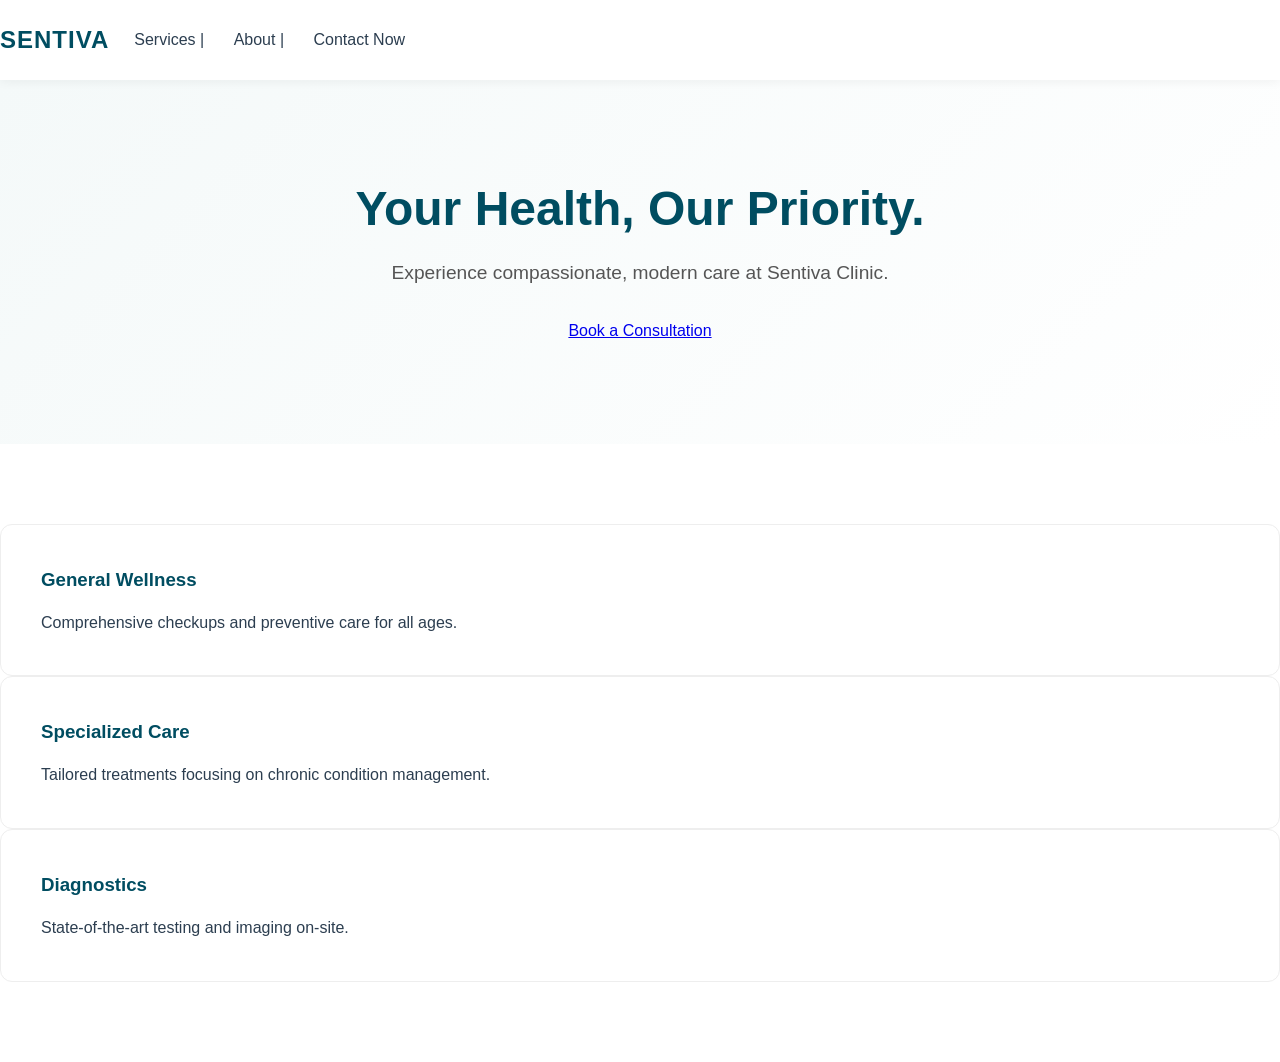
<file: index.html>
<!DOCTYPE html>
<html lang="en">

<head>
    <meta charset="UTF-8">
    <meta name="viewport" content="width=device-width, initial-scale=1.0">
    <title>Sentiva Clinic | Compassionate Healthcare in Miami</title>
    <meta name="description"
        content="Sentiva offers modern primary care and specialized wellness services. Book your consultation today.">
    <!--     <style>
        body { font-family: 'Inter', sans-serif; margin: 0; color: #333; }
        header { display: flex; justify-content: space-between; padding: 20px 5%; background: #fff; box-shadow: 0 2px 4px rgba(0,0,0,0.1); }
        .hero { padding: 100px 5%; text-align: center; background-color: #f0f7f9; }
        .btn { padding: 12px 24px; background: #007b8f; color: white; border-radius: 5px; text-decoration: none; }
        .services { display: grid; grid-template-columns: repeat(auto-fit, minmax(250px, 1fr)); gap: 20px; padding: 50px 5%; }
        .service-card { padding: 20px; border: 1px solid #ddd; border-radius: 8px; text-align: center; }
    </style>
 -->
    <link rel="stylesheet" href="sentiva.css">
</head>

<body>

    <header>
        <div class="logo"><strong>SENTIVA</strong></div>
        <nav>
            <a href="#services">Services</a> |
            <a href="#about">About</a> |
            <a href="#contact" class="btn">Contact Now</a>
        </nav>
    </header>

    <section class="hero">
        <h1>Your Health, Our Priority.</h1>
        <p>Experience compassionate, modern care at Sentiva Clinic.</p>
        <a href="#contact" class="btn">Book a Consultation</a>
    </section>

    <section id="services" class="services">
        <div class="service-card">
            <h3>General Wellness</h3>
            <p>Comprehensive checkups and preventive care for all ages.</p>
        </div>
        <div class="service-card">
            <h3>Specialized Care</h3>
            <p>Tailored treatments focusing on chronic condition management.</p>
        </div>
        <div class="service-card">
            <h3>Diagnostics</h3>
            <p>State-of-the-art testing and imaging on-site.</p>
        </div>
    </section>

</body>

</html>
</file>
<file: sentiva.css>
/* --- Variables & Reset --- */
:root {
  --primary-color: #004d61;    /* Deep Teal - Trust */
  --secondary-color: #4db6ac;  /* Seafoam - Health */
  --accent-color: #ff8a65;     /* Soft Coral - Humanity */
  --bg-light: #f4f9f9;         /* Very Light Teal background */
  --text-dark: #2c3e50;
  --text-light: #ffffff;
  --transition: all 0.3s ease;
}

* {
  margin: 0;
  padding: 0;
  box-sizing: border-box;
}

body {
  font-family: 'Inter', -apple-system, sans-serif;
  line-height: 1.6;
  color: var(--text-dark);
  background-color: #fff;
}

/* --- Layout Components --- */
.container {
  max-width: 1100px;
  margin: 0 auto;
  padding: 0 20px;
}

/* --- Navigation --- */
header {
  background: #fff;
  height: 80px;
  display: flex;
  align-items: center;
  position: sticky;
  top: 0;
  z-index: 1000;
  box-shadow: 0 2px 10px rgba(0,0,0,0.05);
}

header .container {
  display: flex;
  justify-content: space-between;
  align-items: center;
  width: 100%;
}

.logo {
  font-size: 1.5rem;
  font-weight: 800;
  color: var(--primary-color);
  letter-spacing: 1px;
}

nav a {
  text-decoration: none;
  color: var(--text-dark);
  margin-left: 25px;
  font-weight: 500;
  transition: var(--transition);
}

nav a:hover {
  color: var(--secondary-color);
}

.nav-cta {
  background: var(--primary-color);
  color: var(--text-light) !important;
  padding: 10px 20px;
  border-radius: 50px;
}

/* --- Hero Section --- */
.hero {
  background: linear-gradient(135deg, var(--bg-light) 0%, #ffffff 100%);
  padding: 100px 0;
  text-align: center;
}

.hero h1 {
  font-size: 3rem;
  color: var(--primary-color);
  margin-bottom: 20px;
  line-height: 1.2;
}

.hero p {
  font-size: 1.2rem;
  max-width: 600px;
  margin: 0 auto 30px;
  color: #555;
}

.btn-main {
  display: inline-block;
  background: var(--secondary-color);
  color: white;
  padding: 15px 35px;
  border-radius: 5px;
  text-decoration: none;
  font-weight: 600;
  box-shadow: 0 4px 15px rgba(77, 182, 172, 0.3);
  transition: var(--transition);
}

.btn-main:hover {
  transform: translateY(-2px);
  box-shadow: 0 6px 20px rgba(77, 182, 172, 0.4);
}

/* --- Services Grid --- */
.services {
  padding: 80px 0;
}

.section-title {
  text-align: center;
  margin-bottom: 50px;
}

.services-grid {
  display: grid;
  grid-template-columns: repeat(auto-fit, minmax(300px, 1fr));
  gap: 30px;
}

.service-card {
  padding: 40px;
  background: #fff;
  border-radius: 12px;
  border: 1px solid #eee;
  transition: var(--transition);
}

.service-card:hover {
  border-color: var(--secondary-color);
  box-shadow: 0 10px 30px rgba(0,0,0,0.05);
}

.service-card h3 {
  color: var(--primary-color);
  margin-bottom: 15px;
}

/* --- Responsive --- */
@media (max-width: 768px) {
  .hero h1 { font-size: 2.2rem; }
  nav { display: none; } /* Simplified for MVP mobile */
}
</file>
<file: html/sentiva.css>
/* --- Variables & Reset --- */
:root {
  --primary-color: #004d61;    /* Deep Teal - Trust */
  --secondary-color: #4db6ac;  /* Seafoam - Health */
  --accent-color: #ff8a65;     /* Soft Coral - Humanity */
  --bg-light: #f4f9f9;         /* Very Light Teal background */
  --text-dark: #2c3e50;
  --text-light: #ffffff;
  --transition: all 0.3s ease;
}

* {
  margin: 0;
  padding: 0;
  box-sizing: border-box;
}

body {
  font-family: 'Inter', -apple-system, sans-serif;
  line-height: 1.6;
  color: var(--text-dark);
  background-color: #fff;
}

/* --- Layout Components --- */
.container {
  max-width: 1100px;
  margin: 0 auto;
  padding: 0 20px;
}

/* --- Navigation --- */
header {
  background: #fff;
  height: 80px;
  display: flex;
  align-items: center;
  position: sticky;
  top: 0;
  z-index: 1000;
  box-shadow: 0 2px 10px rgba(0,0,0,0.05);
}

header .container {
  display: flex;
  justify-content: space-between;
  align-items: center;
  width: 100%;
}

.logo {
  font-size: 1.5rem;
  font-weight: 800;
  color: var(--primary-color);
  letter-spacing: 1px;
}

nav a {
  text-decoration: none;
  color: var(--text-dark);
  margin-left: 25px;
  font-weight: 500;
  transition: var(--transition);
}

nav a:hover {
  color: var(--secondary-color);
}

.nav-cta {
  background: var(--primary-color);
  color: var(--text-light) !important;
  padding: 10px 20px;
  border-radius: 50px;
}

/* --- Hero Section --- */
.hero {
  background: linear-gradient(135deg, var(--bg-light) 0%, #ffffff 100%);
  padding: 100px 0;
  text-align: center;
}

.hero h1 {
  font-size: 3rem;
  color: var(--primary-color);
  margin-bottom: 20px;
  line-height: 1.2;
}

.hero p {
  font-size: 1.2rem;
  max-width: 600px;
  margin: 0 auto 30px;
  color: #555;
}

.btn-main {
  display: inline-block;
  background: var(--secondary-color);
  color: white;
  padding: 15px 35px;
  border-radius: 5px;
  text-decoration: none;
  font-weight: 600;
  box-shadow: 0 4px 15px rgba(77, 182, 172, 0.3);
  transition: var(--transition);
}

.btn-main:hover {
  transform: translateY(-2px);
  box-shadow: 0 6px 20px rgba(77, 182, 172, 0.4);
}

/* --- Services Grid --- */
.services {
  padding: 80px 0;
}

.section-title {
  text-align: center;
  margin-bottom: 50px;
}

.services-grid {
  display: grid;
  grid-template-columns: repeat(auto-fit, minmax(300px, 1fr));
  gap: 30px;
}

.service-card {
  padding: 40px;
  background: #fff;
  border-radius: 12px;
  border: 1px solid #eee;
  transition: var(--transition);
}

.service-card:hover {
  border-color: var(--secondary-color);
  box-shadow: 0 10px 30px rgba(0,0,0,0.05);
}

.service-card h3 {
  color: var(--primary-color);
  margin-bottom: 15px;
}

/* --- Responsive --- */
@media (max-width: 768px) {
  .hero h1 { font-size: 2.2rem; }
  nav { display: none; } /* Simplified for MVP mobile */
}
</file>
